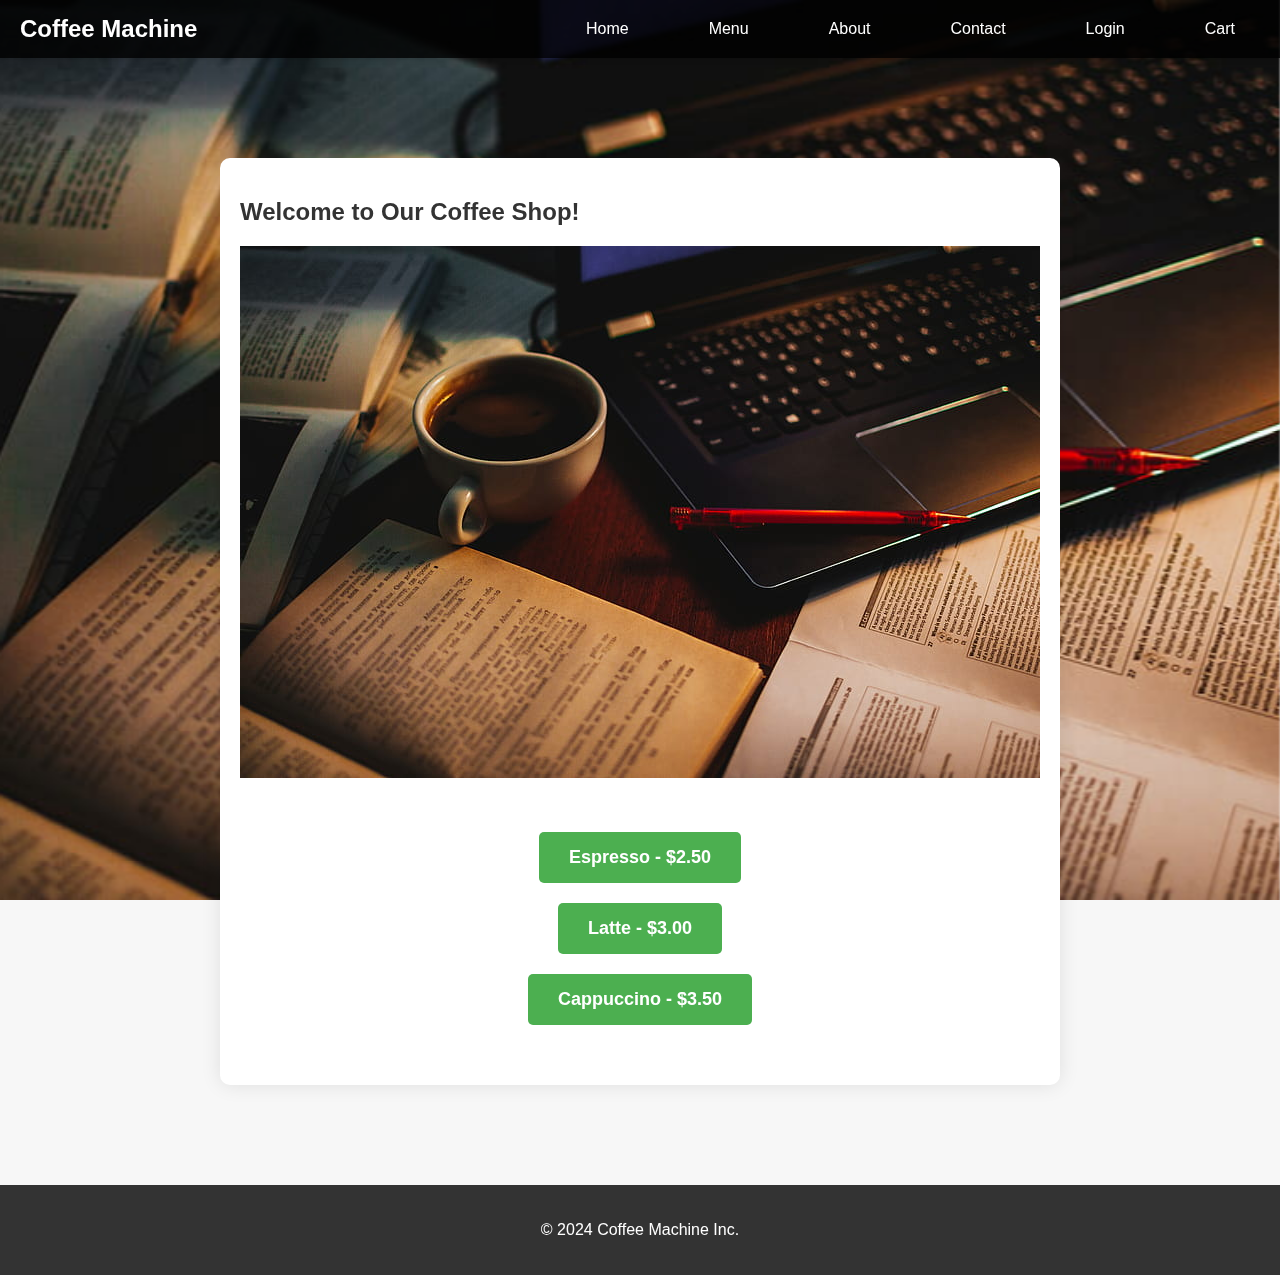
<file: index.html>
<!DOCTYPE html>
<html lang="en">
<head>
    <meta charset="UTF-8">
    <meta name="viewport" content="width=device-width, initial-scale=1.0">
    <title>Coffee Machine</title>
    <style>
        body {
            font-family: Arial, sans-serif;
            margin: 0;
            padding: 0;
            background-color: #f7f7f7;
            color: #333;
        }
        
        .background-image {
            position: fixed;
            top: 0;
            left: 0;
            width: 100%;
            height: 100%;
            z-index: -1;
        }
        
        nav {
            background-color: rgba(0, 0, 0, 0.8);
            color: white;
            padding: 15px 20px;
            display: flex;
            justify-content: space-between;
            align-items: center;
            box-shadow: 0 2px 5px rgba(0, 0, 0, 0.1);
        }
        
        nav h1 {
            margin: 0;
            font-size: 24px;
        }
        
        nav ul {
            list-style-type: none;
            margin: 0;
            padding: 0;
            display: flex;
            justify-content: flex-end;
            align-items: center;
        }
        
        nav ul li {
            margin: 0 10px;
        }
        
        nav ul li a {
            color: white;
            text-decoration: none;
            padding: 10px 15px;
            border-radius: 5px;
            transition: background-color 0.3s ease;
        }
        
        nav ul li a:hover {
            background-color: rgba(255, 255, 255, 0.1);
        }
        
        .container {
            max-width: 800px;
            margin: 100px auto;
            padding: 20px;
            background-color: white;
            border-radius: 10px;
            box-shadow: 0 0 20px rgba(0, 0, 0, 0.1);
        }
        
        .menu {
            display: flex;
            flex-direction: column;
            align-items: center;
            margin-top: 50px;
        }
        
        .menu button {
            margin-bottom: 20px;
            padding: 15px 30px;
            background-color: #4CAF50;
            color: white;
            border: none;
            border-radius: 5px;
            cursor: pointer;
            transition: background-color 0.3s ease;
            font-size: 18px;
            font-weight: bold;
        }
        
        .menu button:hover {
            background-color: #45a049;
        }
        
        #message {
            text-align: center;
            margin-top: 20px;
            font-weight: bold;
        }

        footer {
            background-color: #333;
            color: white;
            padding: 20px 0;
            text-align: center; /* Center-align text */
        }
    </style>
</head>
<body>
    <nav>
        <div class="logo">
            <h1>Coffee Machine</h1>
        </div>
        <ul>
            <li><a href="#"><a href="home.html">Home</a></a></li>
            <li><a href="#"><a href="menu.html">Menu</a></a></li>
            <li><a href="#"><a href="about.html">About</a></a></li>
            <li><a href="#"><a href="contact.html">Contact</a></a></li>
            <li><a href="#"><a href="login.html">Login</a></a></li>
            <li><a href="#"><a href="cart.html">Cart</a></a></li>
        </ul>
        
    </nav>
    <div class="background-image">
        <img src="img/coffee.jpg" alt="Coffee Background" style="width: 100%; height: 100%; object-fit: cover;">
    </div>
    <div class="container">
        
        <h2>Welcome to Our Coffee Shop!</h2>
        <img src="img/coffee.jpg" alt="">
        <div class="menu">
            <button onclick="orderCoffee(1)">Espresso - $2.50</button>
            <button onclick="orderCoffee(2)">Latte - $3.00</button>
            <button onclick="orderCoffee(3)">Cappuccino - $3.50</button>
        </div>
        <div id="message"></div>
    </div>
    <script>
        function orderCoffee(choice) {
            fetch('/order', {
                method: 'POST',
                headers: {
                    'Content-Type': 'application/json',
                },
                body: JSON.stringify({ choice: choice }),
            })
            .then(response => response.json())
            .then(data => {
                if (data.status === 'success') {
                    document.getElementById('message').innerText = data.message;
                } else {
                    alert(data.message);
                }
            })
            .catch((error) => {
                console.error('Error:', error);
            });
        }
    </script>
              
    <footer>
        <p>&copy; 2024 Coffee Machine Inc.</p>
    </footer>
    
</body>
</html>
</file>
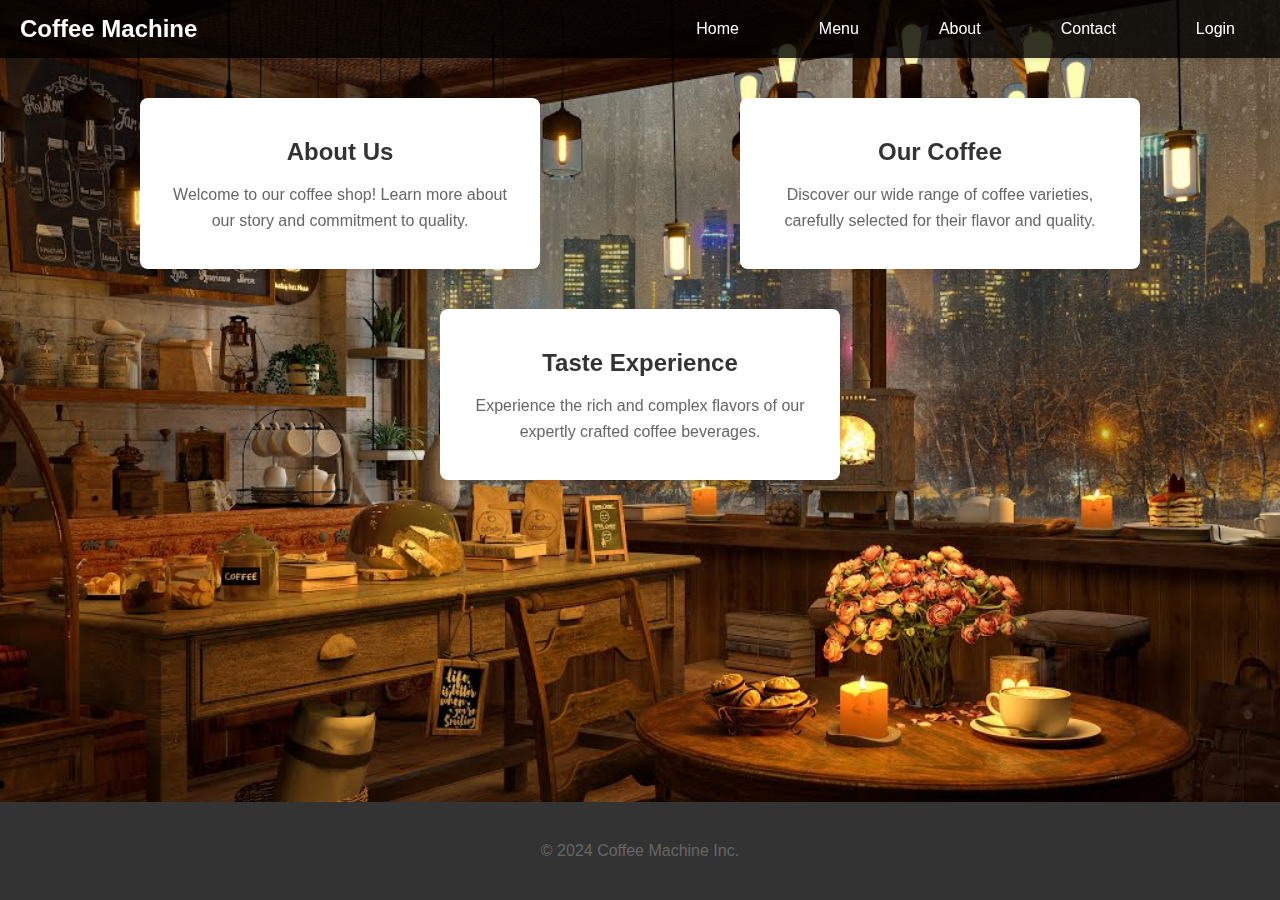
<file: about.html>
<!DOCTYPE html>
<html lang="en">
<head>
    <meta charset="UTF-8">
    <meta name="viewport" content="width=device-width, initial-scale=1.0">
    <title>Heading Cards</title>
    <style>
        body {
            font-family: Arial, sans-serif;
            margin: 0;
            padding: 0;
            background-color: #f7f7f7;
        }
        .background-image {
            position: fixed;
            top: 0;
            left: 0;
            width: 100%;
            height: 100%;
            z-index: -1;
        }

        nav {
            background-color: rgba(0, 0, 0, 0.8);
            color: white;
            padding: 15px 20px;
            display: flex;
            justify-content: space-between;
            align-items: center;
            box-shadow: 0 2px 5px rgba(0, 0, 0, 0.1);
        }
        
        nav h1 {
            margin: 0;
            font-size: 24px;
        }
        
        nav ul {
            list-style-type: none;
            margin: 0;
            padding: 0;
            display: flex;
            justify-content: flex-end;
            align-items: center;
        }
        
        nav ul li {
            margin: 0 10px;
        }
        
        nav ul li a {
            color: white;
            text-decoration: none;
            padding: 10px 15px;
            border-radius: 5px;
            transition: background-color 0.3s ease;
        }
        
        nav ul li a:hover {
            background-color: rgba(255, 255, 255, 0.1);
        }



        .container {
            max-width: 1200px;
            margin: 20px auto;
            padding: 0 20px;
            display: flex;
            justify-content: space-around;
            flex-wrap: wrap;
        }

        .card {
            background-color: #fff;
            box-shadow: 0 4px 8px rgba(0, 0, 0, 0.1);
            border-radius: 8px;
            padding: 20px;
            margin: 20px;
            width: calc(33.33% - 40px);
            text-align: center;
            transition: transform 0.3s ease;
        }

        .card:hover {
            transform: translateY(-5px);
        }

        h2 {
            color: #333;
            font-size: 24px;
            margin-bottom: 10px;
        }

        p {
            color: #666;
            font-size: 16px;
            line-height: 1.6;
        }
        footer {
            background-color: #333;
            color: rgb(245, 241, 241);
            padding: 20px 0;
            text-align: center; /* Center-align text */
            position: absolute; /* Position the footer absolutely */
            bottom: 0; /* Stick to the bottom */
            width: 100%; /* Full width */
        }
    </style>
</head>
<body>
    <nav>
        <div class="logo">
            <h1>Coffee Machine</h1>
        </div>
        <ul>
            <li><a href="#"><a href="home.html">Home</a></a></li>
            <li><a href="#"><a href="menu.html">Menu</a></a></li>
            <li><a href="#"><a href="about.html">About</a></a></li>
            <li><a href="#"><a href="contact.html">Contact</a></a></li>
            <li><a href="#"><a href="login.html">Login</a></a></li>
        </ul>
    </nav>
    <div class="background-image">
        <img src="img/c8.jpg" alt="Coffee Background" style="width: 100%; height: 100%; object-fit: cover;">
    </div>
    <div class="container">
        <div class="card">
            <h2>About Us</h2>
            <p>Welcome to our coffee shop! Learn more about our story and commitment to quality.</p>
        </div>
        <div class="card">
            <h2>Our Coffee</h2>
            <p>Discover our wide range of coffee varieties, carefully selected for their flavor and quality.</p>
        </div>
        <div class="card">
            <h2>Taste Experience</h2>
            <p>Experience the rich and complex flavors of our expertly crafted coffee beverages.</p>
        </div>
    </div>
    <footer>
        <p>&copy; 2024 Coffee Machine Inc.</p>
    </footer>
</body>
</html>
</file>
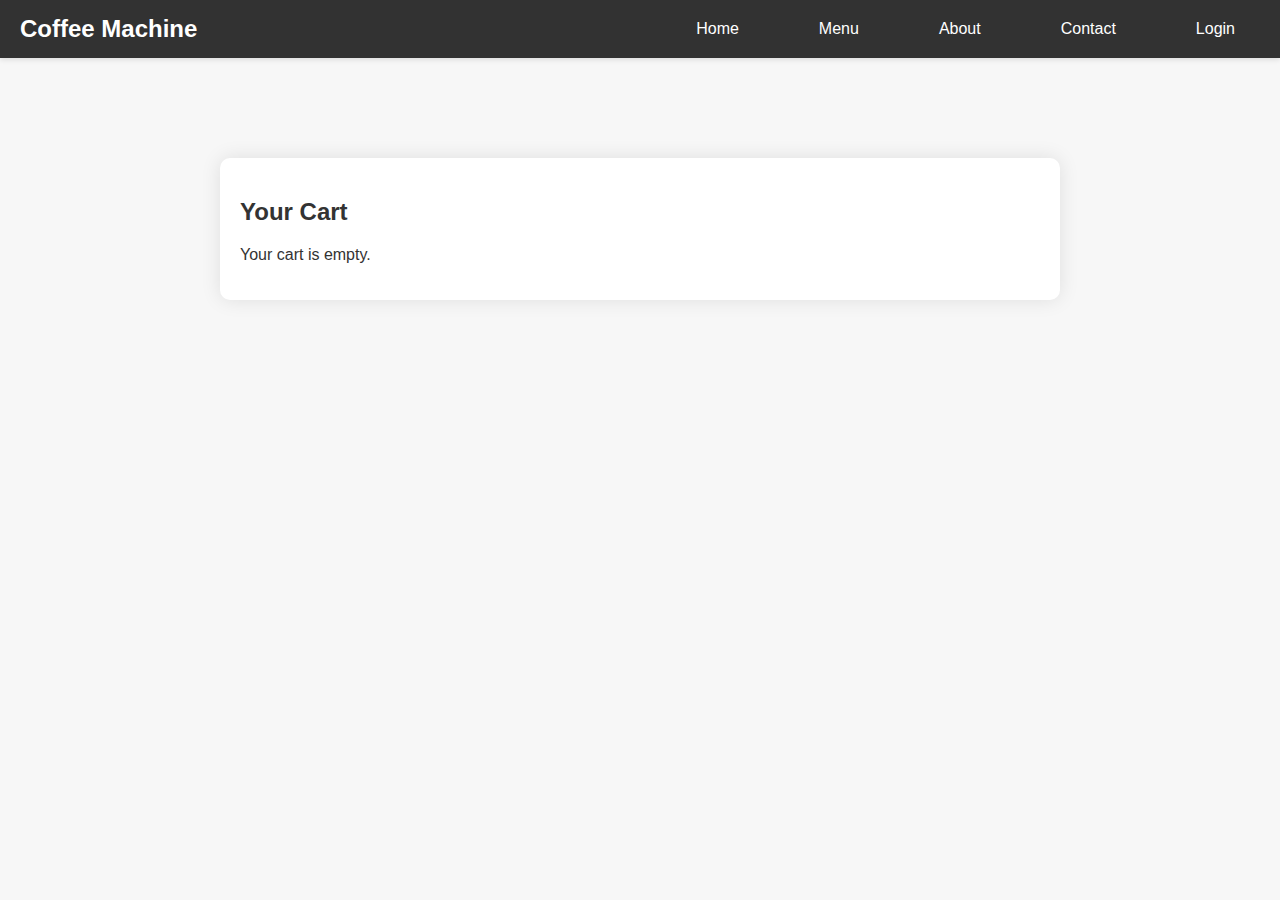
<file: cart.html>
<!DOCTYPE html>
<html lang="en">
<head>
    <meta charset="UTF-8">
    <meta name="viewport" content="width=device-width, initial-scale=1.0">
    <title>Coffee Machine</title>
    <style>
        body {
            font-family: Arial, sans-serif;
            margin: 0;
            padding: 0;
            background-color: #f7f7f7;
            color: #333;
        }
        
        
        
        nav {
            background-color: rgba(0, 0, 0, 0.8);
            color: white;
            padding: 15px 20px;
            display: flex;
            justify-content: space-between;
            align-items: center;
            box-shadow: 0 2px 5px rgba(0, 0, 0, 0.1);
        }
        
        nav h1 {
            margin: 0;
            font-size: 24px;
        }
        
        nav ul {
            list-style-type: none;
            margin: 0;
            padding: 0;
            display: flex;
            justify-content: flex-end;
            align-items: center;
        }
        
        nav ul li {
            margin: 0 10px;
        }
        
        nav ul li a {
            color: white;
            text-decoration: none;
            padding: 10px 15px;
            border-radius: 5px;
            transition: background-color 0.3s ease;
        }
        
        nav ul li a:hover {
            background-color: rgba(255, 255, 255, 0.1);
        }
        
        .container {
            max-width: 800px;
            margin: 100px auto;
            padding: 20px;
            background-color: white;
            border-radius: 10px;
            box-shadow: 0 0 20px rgba(0, 0, 0, 0.1);
        }
        
        
        
        
        footer {
            background-color: #333;
            color: white;
            padding: 20px 0;
            text-align: center; /* Center-align text */
        }
    </style>
</head>
<body>
    <nav>
        <div class="logo">
            <h1>Coffee Machine</h1>
        </div>
        <ul>
            <li><a href="#"><a href="home.html">Home</a></a></li>
            <li><a href="#"><a href="menu.html">Menu</a></a></li>
            <li><a href="#"><a href="about.html">About</a></a></li>
            <li><a href="#"><a href="contact.html">Contact</a></a></li>
            <li><a href="#"><a href="login.html">Login</a></a></li>
        </ul>
      
    </nav>
   
    <div class="container">
        <h2>Your Cart</h2>
        <!-- Cart items -->
        <div class="cart-items">
            <!-- Display cart items here using JavaScript -->
        </div>
    </div>

        <!-- JavaScript -->
    <!-- JavaScript -->
    <script>
        // JavaScript code to display cart items
        var cartItems = JSON.parse(localStorage.getItem("cart"));
        var cartHtml = "";
        if (cartItems && cartItems.length > 0) {
            cartItems.forEach(function(item) {
                cartHtml += "<div class='product-card'>";
                cartHtml += "<h2>" + item.name + "</h2>";
                cartHtml += "<p>$" + item.price + "</p>";
                cartHtml += "</div>";
            });
            document.querySelector(".cart-items").innerHTML = cartHtml;
        } else {
            document.querySelector(".cart-items").innerHTML = "<p>Your cart is empty.</p>";
        }
    </script>
        
        
    
    
</body>
</html>
</file>
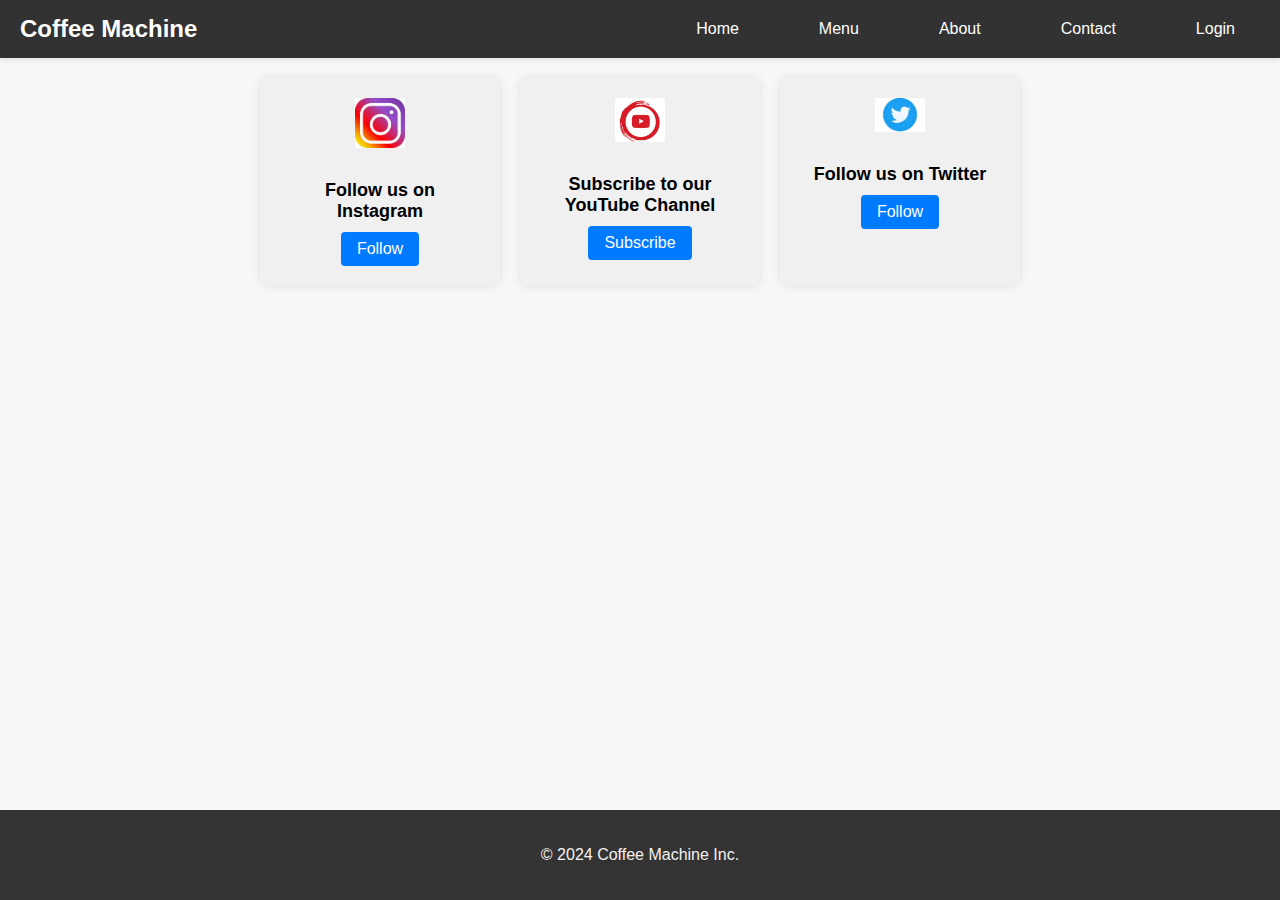
<file: contact.html>
<!DOCTYPE html>
<html lang="en">
<head>
    <meta charset="UTF-8">
    <meta name="viewport" content="width=device-width, initial-scale=1.0">
    <title>Coffee</title>
    <style>
        body {
            font-family: Arial, sans-serif;
            margin: 0;
            padding: 0;
            background-color: #f7f7f7;
        }
        nav {
            background-color: rgba(0, 0, 0, 0.8);
            color: white;
            padding: 15px 20px;
            display: flex;
            justify-content: space-between;
            align-items: center;
            box-shadow: 0 2px 5px rgba(0, 0, 0, 0.1);
        }
        
        nav h1 {
            margin: 0;
            font-size: 24px;
        }
        
        nav ul {
            list-style-type: none;
            margin: 0;
            padding: 0;
            display: flex;
            justify-content: flex-end;
            align-items: center;
        }
        
        nav ul li {
            margin: 0 10px;
        }
        
        nav ul li a {
            color: white;
            text-decoration: none;
            padding: 10px 15px;
            border-radius: 5px;
            transition: background-color 0.3s ease;
        }
        
        nav ul li a:hover {
            background-color: rgba(255, 255, 255, 0.1);
        }



        .social-media-section {
            display: flex;
            justify-content: center;
            margin-top: 20px;
        }
        
        .social-media-card {
            width: 200px;
            padding: 20px;
            background-color: #f0f0f0;
            text-align: center;
            margin: 0 10px;
            border-radius: 8px;
            box-shadow: 0 0 10px rgba(0, 0, 0, 0.1);
        }
        
        .social-media-card img {
            width: 50px;
            margin-bottom: 10px;
        }
        
        .social-media-card h3 {
            font-size: 18px;
            margin-bottom: 10px;
        }
        
        .social-media-card a {
            display: inline-block;
            padding: 8px 16px;
            background-color: #007bff;
            color: white;
            text-decoration: none;
            border-radius: 4px;
            transition: background-color 0.3s;
        }
        
        .social-media-card a:hover {
            background-color: #0056b3;
        }
        footer {
            background-color: #333;
            color: rgb(245, 241, 241);
            padding: 20px 0;
            text-align: center; /* Center-align text */
            position: absolute; /* Position the footer absolutely */
            bottom: 0; /* Stick to the bottom */
            width: 100%; /* Full width */
        }
        


    </style>
</head>
<body>
    <nav>
        <div class="logo">
            <h1>Coffee Machine</h1>
        </div>
        <ul>
            <li><a href="#"><a href="home.html">Home</a></a></li>
            <li><a href="#"><a href="menu.html">Menu</a></a></li>
            <li><a href="#"><a href="about.html">About</a></a></li>
            <li><a href="#"><a href="contact.html">Contact</a></a></li>
            <li><a href="#"><a href="login.html">Login</a></a></li>
        </ul>
    </nav>

    <div class="social-media-section">
        <div class="social-media-card" id="instagram">
            <img src="img/insta.jpg" alt="">
            <h3>Follow us on Instagram</h3>
            <a href="https://www.instagram.com/akshay_naultha?igsh=NG4zaDBnY3E2cXQ=">Follow</a>
        </div>
        <div class="social-media-card" id="youtube">
            <img src="img/you.jpg" alt="">
            <h3>Subscribe to our YouTube Channel</h3>
            <a href="https://youtube.com/@M.MVELAR?si=d1Nfcwhjkh29op8G">Subscribe</a>
        </div>
        <div class="social-media-card" id="twitter">
            <img src="img/twi.jpg" alt="">
            <h3>Follow us on Twitter</h3>
            <a href="https://twitter.com/your_twitter_account/">Follow</a>
        </div>
    </div>
    <footer>
        <p>&copy; 2024 Coffee Machine Inc.</p>
    </footer>
</body>
</html>
</file>
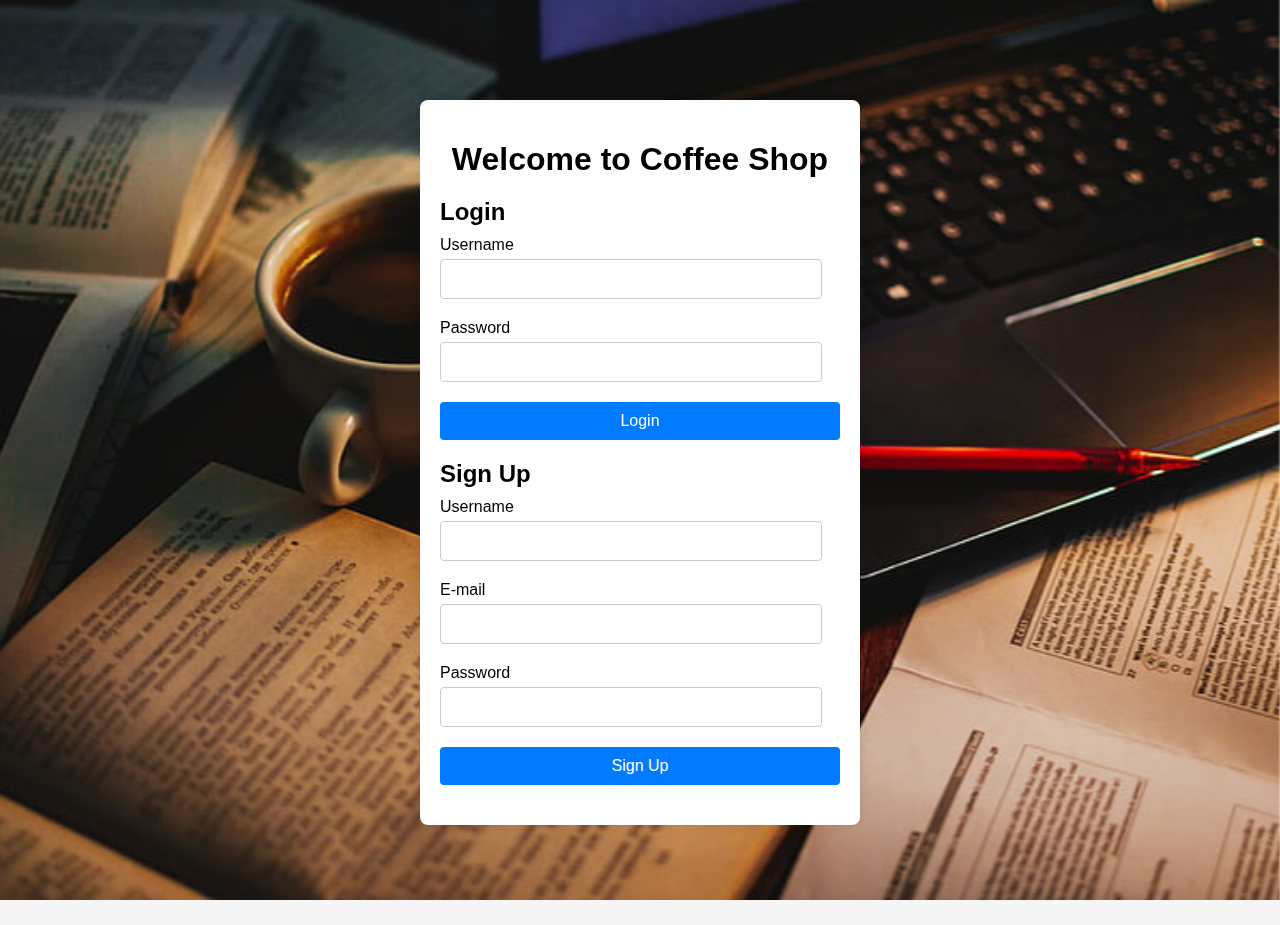
<file: login.html>
<!DOCTYPE html>
<html lang="en">
<head>
    <meta charset="UTF-8">
    <meta name="viewport" content="width=device-width, initial-scale=1.0">
    <title>Coffee Shop Login & Signup</title>
    <link rel="stylesheet" href="styles.css">
</head>
<body>
    <div class="background-image">
        <img src="img/coffee.jpg" alt="Coffee Background" style="width: 100%; height: 100%; object-fit: cover;">
    </div>

    <div class="container">
        <h1>Welcome to Coffee Shop</h1>
        <div id="login-form" class="form">
            <h2>Login</h2>
            <form id="login-form">
                <div class="form-group">
                    <label for="login-username">Username</label>
                    <input type="text" id="login-username" name="login-username" required>
                </div>
                <div class="form-group">
                    <label for="login-password">Password</label>
                    <input type="password" id="login-password" name="login-password" required>
                </div>
                <button type="submit">Login</button>
                <div class="error-message" id="login-error-message"></div>
            </form>
        </div>
        <div id="signup-form" class="form">
            <h2>Sign Up</h2>
            <form id="signup-form">
                <div class="form-group">
                    <label for="signup-username">Username</label>
                    <input type="text" id="signup-username" name="signup-username" required>
                </div>
                <div class="form-group">
                    <label for="signup-password">E-mail</label>
                    <input type="e-mail" id="signup-password" name="signup-password" required>
                </div>
                <div class="form-group">
                    <label for="signup-password">Password</label>
                    <input type="password" id="signup-password" name="signup-password" required>
                </div>
                <button type="submit">Sign Up</button>
                <div class="error-message" id="signup-error-message"></div>
            </form>
        </div>
    </div>

    <script>
        document.getElementById("login-form").addEventListener("submit", function(event) {
            event.preventDefault();
            var loginUsername = document.getElementById("login-username").value;
            var loginPassword = document.getElementById("login-password").value;
            
            // Here you can add JavaScript logic to handle the login request
            // For demonstration purposes, I'll just display an error message
            var loginErrorMessage = document.getElementById("login-error-message");
            loginErrorMessage.innerText = "Invalid username or password";
        });

        document.getElementById("signup-form").addEventListener("submit", function(event) {
            event.preventDefault();
            var signupUsername = document.getElementById("signup-username").value;
            var signupPassword = document.getElementById("signup-password").value;
            
            // Here you can add JavaScript logic to handle the signup request
            // For demonstration purposes, I'll just display an error message
            var signupErrorMessage = document.getElementById("signup-error-message");
            signupErrorMessage.innerText = "Signup feature is not Working";
        });
    </script>
</body>
</html>
</file>
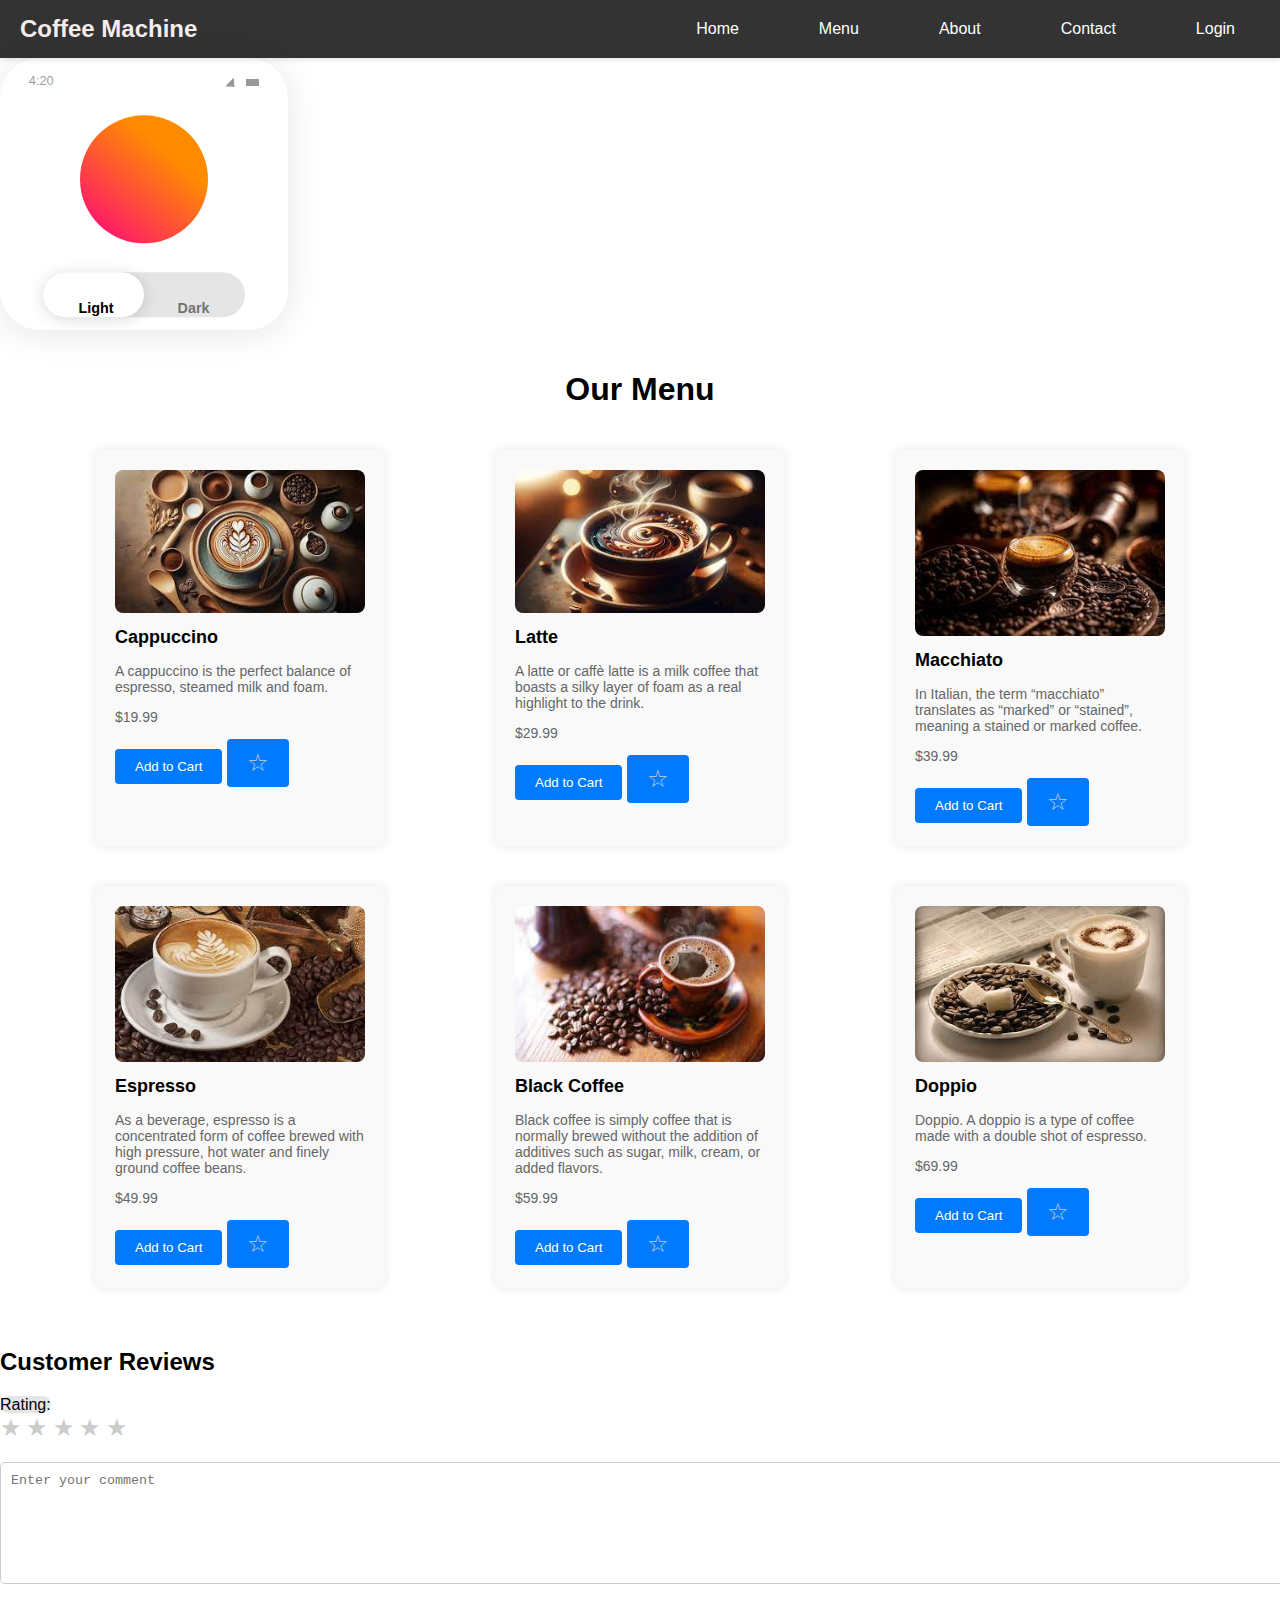
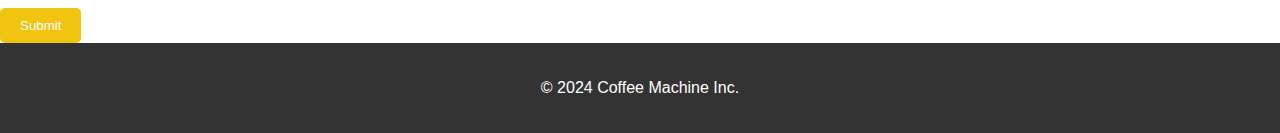
<file: menu.html>
<!DOCTYPE html>
<html lang="en">
<head>
    <meta charset="UTF-8">
    <meta name="viewport" content="width=device-width, initial-scale=1.0">
    <title>Menu</title>
    <style>
        body {
            font-family: Arial, sans-serif;
            margin: 0;
            padding: 0;
        }
         /* Dark mode styles */
         body.dark-mode {
            background-color: #26242E;
            color: white;
        }
        nav {
            background-color: rgba(0, 0, 0, 0.8);
            color: rgb(245, 236, 236);
            padding: 15px 20px;
            display: flex;
            justify-content: space-between;
            align-items: center;
            box-shadow: 0 2px 5px rgba(0, 0, 0, 0.1);
        }
        
        nav h1 {
            margin: 0;
            font-size: 24px;
        }
        
        nav ul {
            list-style-type: none;
            margin: 0;
            padding: 0;
            display: flex;
            justify-content: flex-end;
            align-items: center;
        }
        
        nav ul li {
            margin: 0 10px;
        }
        
        nav ul li a {
            color: white;
            text-decoration: none;
            padding: 10px 15px;
            border-radius: 5px;
            transition: background-color 0.3s ease;
        }
        
        nav ul li a:hover {
            background-color: rgba(255, 255, 255, 0.1);
        }


        /* GENERAL */

.credit {
    position: fixed;
    right: 2rem;
    bottom: 2rem;
    color: white;
  }
  
  .credit a {
    color: inherit;
  }
  
  /* Main Circle */
  .main-circle {
    width: 40rem;
    height: 40rem;
    border-radius: 100%;
    background: linear-gradient(40deg, #FF0080,#FF8C00 70%);
    position: absolute;
    z-index: 1;
    left: 50%;
    -webkit-transform: translate(-50%, -70%);
    -ms-transform: translate(-50%, -70%);
    transform: translate(-50%, -70%)
  }
  
  /* Phone */
  .phone {
    position: relative;
    z-index: 2;
    width: 18rem;
    height: 17rem;
    background-color: inherit;
    -webkit-box-shadow: 0 4px 35px rgba(0,0,0,.1);
    box-shadow: 0 4px 35px rgba(0,0,0,.1);
    border-radius: 40px;
    display: -webkit-box;
    display: -ms-flexbox;
    display: flex;
    -webkit-box-orient: vertical;
    -webkit-box-direction: normal;
    -ms-flex-direction: column;
    flex-direction: column;
  }
  
  
  
  /* Top */
  .menu {
  /*   background-color: blue; */
    font-size: 80%;
    opacity: .4;
    padding: .8rem 1.8rem;
    display: -webkit-box;
    display: -ms-flexbox;
    display: flex;
    -webkit-box-pack: justify;
    -ms-flex-pack: justify;
    justify-content: space-between;
    -webkit-box-align: center;
    -ms-flex-align: center;
    align-items: center;
  }
  
  .icons {
    display: -webkit-box;
    display: -ms-flexbox;
    display: flex;
    margin-top: .5rem;
  }
  
  .battery {
    width: .85rem;
    height: .45rem;
    background-color: black;
  }
  
  .network {
    width: 0;
    height: 0;
    border-style: solid;
    border-width: 0 6.8px 7.2px 6.8px;
    border-color: transparent transparent black transparent;
    -webkit-transform: rotate(135deg);
    -ms-transform: rotate(135deg);
    transform: rotate(135deg);
    margin: .12rem .5rem;
  }
  
  /* Middle */
  .content {
    display: -webkit-box;
    display: -ms-flexbox;
    display: flex;
    -webkit-box-orient: vertical;
    -webkit-box-direction: normal;
    -ms-flex-direction: column;
    flex-direction: column;
    margin: auto;
    text-align: center;
    width: 70%;
    -webkit-transform: translateY(5%);
    -ms-transform: translateY(5%);
    transform: translateY(5%);
  }
  
  .circle {
    position: relative;
    border-radius: 100%;
    width: 8rem;
    height: 8rem;
    background: linear-gradient(40deg, #FF0080,#FF8C00 70%);
    margin: auto;
  }
  
  .crescent {
    position: absolute;
    border-radius: 100%;
    right: 0;
    width: 6rem;
    height: 6rem;
    background: white;
    -webkit-transform: scale(0);
    -ms-transform: scale(0);
    transform: scale(0);
    -webkit-transform-origin: top right;
    -ms-transform-origin: top right;
    transform-origin: top right;
    -webkit-transition: -webkit-transform .6s cubic-bezier(0.645, 0.045, 0.355, 1);
    transition: -webkit-transform .6s cubic-bezier(0.645, 0.045, 0.355, 1);
    transition: transform .6s cubic-bezier(0.645, 0.045, 0.355, 1);
    transition: transform .6s cubic-bezier(0.645, 0.045, 0.355, 1), -webkit-transform .6s cubic-bezier(0.645, 0.045, 0.355, 1);
  }
  
  label, .toggle {
    height: 2.8rem;
    border-radius: 100px;
  }
  
  label {
    width: 100%;
    background-color: rgba(0,0,0,.1);
    border-radius: 100px;
    position: relative;
    margin: 1.8rem 0 4rem 0;
    cursor: pointer;
  }
  
  .toggle {
    position: absolute;
    width: 50%;
    background-color: #fff;
    -webkit-box-shadow: 0 2px 15px rgba(0,0,0,.15);
    box-shadow: 0 2px 15px rgba(0,0,0,.15);
    -webkit-transition: -webkit-transform .3s cubic-bezier(0.25, 0.46, 0.45, 0.94);
    transition: -webkit-transform .3s cubic-bezier(0.25, 0.46, 0.45, 0.94);
    transition: transform .3s cubic-bezier(0.25, 0.46, 0.45, 0.94);
    transition: transform .3s cubic-bezier(0.25, 0.46, 0.45, 0.94), -webkit-transform .3s cubic-bezier(0.25, 0.46, 0.45, 0.94);
  }
  
  .names {
    font-size: 90%;
    font-weight: bolder;
    color: black;
    width: 65%;
    margin-left: 17.5%;
    margin-top: 6.5%;
    position: absolute;
    display: -webkit-box;
    display: -ms-flexbox;
    display: flex;
    -webkit-box-pack: justify;
    -ms-flex-pack: justify;
    justify-content: space-between;
    -webkit-user-select: none;
    -moz-user-select: none;
    -ms-user-select: none;
    user-select: none;
  }
  
  .dark {
    opacity: .5;
  }
  
  .mark {
    border-radius: 100px;
    background-color: black;
  }
  
  .time {
    color: black;
  }
  /* -------- Switch Styles ------------*/
  [type="checkbox"] {
    display: none;
  }
  /* Toggle */
  [type="checkbox"]:checked + .app .toggle {
    -webkit-transform: translateX(100%);
    -ms-transform: translateX(100%);
    transform: translateX(100%);
    background-color: #34323D;
  }
  
  [type="checkbox"]:checked + .app .dark {
    opacity: 1;
    color: white;
  }
  
  [type="checkbox"]:checked + .app .light {
    opacity: 1;
    color: white;
  }
  /* App */
  [type="checkbox"]:checked + .app .body {
    background-color: #26242E;
    color: white;
  }
  /* Circle */
  [type="checkbox"]:checked + .app .crescent {
    -webkit-transform: scale(1);
    -ms-transform: scale(1);
    transform: scale(1);
    background: #26242E;
  }
  
  [type="checkbox"]:checked + .app .circle {
    background: linear-gradient(40deg, #8983F7, #A3DAFB 70%);
  }
  
  [type="checkbox"]:checked + .app .main-circle {
    background: linear-gradient(40deg, #8983F7, #A3DAFB 70%);
  }
  
  [type="checkbox"]:checked + .time {
    color: white;
  }
  
  [type="checkbox"]:checked + .app .body .phone .menu .time {
    color: white;
  }
  
  [type="checkbox"]:checked + .app .body .phone .menu .icons .network {
    border-color: transparent transparent white transparent;
  }
  
  [type="checkbox"]:checked + .app .body .phone .menu .icons .battery {
    background-color: white;
  }
  
  [type="checkbox"]:checked + .app .body {
    border-radius: 40px;
    ;
  }
  
  .menu {
  /*   background-color: blue; */
    font-size: 80%;
    opacity: .4;
    padding: .8rem 1.8rem;
    display: -webkit-box;
    display: -ms-flexbox;
    display: flex;
    -webkit-box-pack: justify;
    -ms-flex-pack: justify;
    justify-content: space-between;
    -webkit-box-align: center;
    -ms-flex-align: center;
    align-items: center;
  }
  






        
        .container {
            max-width: 1200px;
            margin: 0 auto;
            padding: 20px;
        }
        
        h1 {
            text-align: center;
        }
        
        .product-cards {
            display: flex;
            flex-wrap: wrap;
            justify-content: space-around;
            margin-top: 20px;
        }
        
        .product-card {
            width: 250px;
            margin: 20px;
            padding: 20px;
            background-color: #f9f9f9;
            border-radius: 8px;
            box-shadow: 0 0 10px rgba(0, 0, 0, 0.1);
            transition: transform 0.3s ease;
        }
        
        .product-card:hover {
            transform: translateY(-5px);
        }
        
        .product-card img {
            width: 100%;
            border-radius: 8px;
        }
        
        .product-card h2 {
            font-size: 18px;
            margin-top: 10px;
        }
        
        .product-card p {
            font-size: 14px;
            color: #666;
        }
        
        .product-card button {
            padding: 10px 20px;
            background-color: #007bff;
            color: white;
            border: none;
            border-radius: 4px;
            cursor: pointer;
            transition: background-color 0.3s ease;
        }
        
        .product-card button:hover {
            background-color: #0056b3;
        }
        footer {
            background-color: #333;
            color: white;
            padding: 20px 0;
            text-align: center; /* Center-align text */
        }
        .header-slider ul {
            display: flex;
            overflow-y: hidden;
        }
        .header-img {
            max-width: 100%;
            mask-image: linear-gradient(to bottom, #000000 50%, transparent 100%);
        }
        .header-slider a {
            position: absolute;
            top: 20%;
            z-index: 1;
            padding: 5vh 1vw;
            background: #ffffff4f;
            color: #0000007b;
            text-decoration: none;
            font-weight: 600;
            font-size: 18px;
            cursor: pointer;
        }
        .control_next {
            right: 0;
        }
        .explore {
            width: 100%;
            height: 80vh;
            background-image: url(/coffee/img/coffee.jpg);
            background-position: center;
            background-size: cover;
            background-repeat: no-repeat;
            color: whitesmoke;
            align-items: center;
        }
        .explore-content {
            width: 50%;
            padding: 50px;
            color: whitesmoke;
            display: flex;
            align-items: center;
            flex-direction: column;
        }


        /* Styles for the rating stars */
#stars {
    margin-bottom: 20px;
}

.star {
    font-size: 24px;
    color: #ccc;
    cursor: pointer;
    transition: color 0.2s ease-in-out;
}

.star:hover,
.star.selected {
    color: #f1c40f; /* Yellow color for selected stars */
}

/* Styles for the comment form */
#comment {
    width: 100%;
    height: 100px;
    margin-bottom: 20px;
    padding: 10px;
    border: 1px solid #ccc;
    border-radius: 5px;
    resize: none;
}

button[type="submit"] {
    background-color: #f1c40f; /* Yellow color for the button */
    color: #fff;
    padding: 10px 20px;
    border: none;
    border-radius: 5px;
    cursor: pointer;
    transition: background-color 0.3s ease-in-out;
}

button[type="submit"]:hover {
    background-color: #e2b607; /* Darker yellow color on hover */
}

.dialog-box {
    position: absolute;
    bottom: -50px; /* Adjust as needed */
    left: 50%;
    transform: translateX(-50%);
    background-color: #f1c40f; /* Yellow color */
    color: #fff;
    padding: 10px;
    border-radius: 5px;
    box-shadow: 0 2px 5px rgba(0, 0, 0, 0.1);
    opacity: 1;
    transition: opacity 0.5s ease-in-out;
}







        /* Modal styles */
        .modal {
            display: none;
            position: fixed;
            z-index: 1;
            left: 0;
            top: 0;
            width: 100%;
            height: 100%;
            background-color: rgba(0, 0, 0, 0.5);
            overflow: auto;
        }
        .modal-content {
            background-color: #fefefe;
            margin: 15% auto;
            padding: 20px;
            border: 1px solid #888;
            width: 80%;
        }
        .close {
            color: #aaa;
            float: right;
            font-size: 28px;
            font-weight: bold;
        }
        .close:hover,
        .close:focus {
            color: black;
            text-decoration: none;
            cursor: pointer;
        }

        .payment-options {
            margin-top: 20px;
        }

        .payment-options label {
            display: block;
            margin-bottom: 10px;
        }

        .payment-options input[type="radio"] {
            margin-right: 10px;
        }

        
        .favorites-icon {
            cursor: pointer;
            font-size: 24px;
            color: #ccc;
            transition: color 0.3s ease;
            border: none; /* Remove button border */
            background-color: transparent; /* Remove button background color */
            padding: 0; /* Remove button padding */
            outline: none; /* Remove button outline */
        }

        .favorites-icon.active {
            color: goldenrod; /* Change color to golden */
        }

        
    </style>
</head>
<body>
    <nav>
        <div class="logo">
            <h1>Coffee Machine</h1>
        </div>
        <ul>
            <li><a href="#"><a href="home.html">Home</a></a></li>
            <li><a href="#"><a href="menu.html">Menu</a></a></li>
            <li><a href="#"><a href="about.html">About</a></a></li>
            <li><a href="#"><a href="contact.html">Contact</a></a></li>
            <li><a href="#"><a href="login.html">Login</a></a></li>
            
        </ul>
        
    </nav>

    <input id="switch" type="checkbox">
<div class="app">
  <div class="body">
    
    <div class="phone">
    
      <div class="menu">
        <div class="time">4:20</div>
        <div class="icons">
          <div class="network"></div>
          <div class="battery"></div>
        </div>
      </div>
    
      <div class="content">
        <div class="circle">
          <div class="crescent"></div>
        </div>
       
        <label for="switch">
          <div class="toggle"></div>
          <div class="names">
            <p class="light">Light</p>
            <p class="dark">Dark</p>
          </div>
        </label>
        
       
      </div>
      
    </div>
  </div>
  
</div>

    <div class="container">
        <h1>Our Menu</h1>
        <div class="product-cards">
            <div class="product-card">
                <img src="img/c2.jpg" alt="">
                <h2>Cappuccino</h2>
                <p>A cappuccino is the perfect balance of espresso, steamed milk and foam.</p>
                <p>$19.99</p>
                <button class="add-to-cart-btn">Add to Cart</button>
                <button class="add-to-favorites-btn"><span class="favorites-icon" onclick="toggleFavorite(this)">☆</span></button>

            </div>
            <div class="product-card">
                <img src="img/c3.jpg" alt="">
                <h2>Latte</h2>
                <p>A latte or caffè latte is a milk coffee that boasts a silky layer of foam as a real highlight to the drink.</p>
                <p>$29.99</p>
                <button class="add-to-cart-btn">Add to Cart</button>
                <button class="add-to-favorites-btn"><span class="favorites-icon" onclick="toggleFavorite(this)">☆</span></button>

            </div>
            <div class="product-card">
                <img src="img/c4.jpg" alt="">
                <h2>Macchiato</h2>
                <p>In Italian, the term “macchiato” translates as “marked” or “stained”, meaning a stained or marked coffee.</p>
                <p>$39.99</p>
                <button class="add-to-cart-btn">Add to Cart</button>
                <button class="add-to-favorites-btn"><span class="favorites-icon" onclick="toggleFavorite(this)">☆</span></button>

            </div>
            <div class="product-card">
                <img src="img/c6.jpg" alt="">
                <h2>Espresso</h2>
                <p>As a beverage, espresso is a concentrated form of coffee brewed with high pressure, hot water and finely ground coffee beans.</p>
                <p>$49.99</p>
                <button class="add-to-cart-btn">Add to Cart</button>
                <button class="add-to-favorites-btn"><span class="favorites-icon" onclick="toggleFavorite(this)">☆</span></button>

            </div>
            <div class="product-card">
                <img src="img/c5.jpg" alt="">
                <h2>Black Coffee</h2>
                <p>Black coffee is simply coffee that is normally brewed without the addition of additives such as sugar, milk, cream, or added flavors.</p>
                <p>$59.99</p>
                <button class="add-to-cart-btn">Add to Cart</button>
                <button class="add-to-favorites-btn"><span class="favorites-icon" onclick="toggleFavorite(this)">☆</span></button>

            </div>
            <div class="product-card">
                <img src="img/c7.jpg" alt="">
                <h2>Doppio</h2>
                <p>Doppio. A doppio is a type of coffee made with a double shot of espresso.</p>
                <p>$69.99</p>
                <button class="add-to-cart-btn">Add to Cart</button>
                <button class="add-to-favorites-btn"><span class="favorites-icon" onclick="toggleFavorite(this)">☆</span></button>

            </div>
        </div>
    </div>
</section>


    <!-- Your existing HTML content for the coffee shop website -->

<!-- Reviews or Feedback section -->
<section id="reviews">
    <h2>Customer Reviews</h2>
    <!-- Add the HTML form here -->
    <form id="rating-form">
        <label for="rating">Rating:</label>
        <div id="stars">
            <span class="star" data-value="1">★</span>
            <span class="star" data-value="2">★</span>
            <span class="star" data-value="3">★</span>
            <span class="star" data-value="4">★</span>
            <span class="star" data-value="5">★</span>
        </div>
        <textarea id="comment" placeholder="Enter your comment"></textarea>
        <button type="submit">Submit</button>
    </form>
    <!-- End of HTML form -->
</section>

<!-- Link to your external JavaScript file -->
<script src="script.js"></script>




   <!-- Payment options modal -->
   <div id="myModal" class="modal">
    <div class="modal-content">
        <span class="close">&times;</span>
        <h2>Add Product to Cart</h2>
        <p>Product: <span id="product-name"></span></p>
        <p>Price: <span id="product-price"></span></p>
        <div class="payment-options">
            <label for="payment-method">Select Payment Method:</label>
            <input type="radio" id="credit-card" name="payment-method" value="credit-card">
            <label for="credit-card">Credit Card</label>
            <input type="radio" id="paypal" name="payment-method" value="paypal">
            <label for="paypal">PayPal</label>
        </div>
        <button id="checkout-btn">Checkout</button>
    </div>
</div>



    <footer>
        <p>&copy; 2024 Coffee Machine Inc.</p>
    </footer>

    <script>
        // Get the modal
        var modal = document.getElementById("myModal");

        // Get the button that opens the modal
        var btns = document.querySelectorAll(".add-to-cart-btn");

        // Get the <span> element that closes the modal
        var span = document.getElementsByClassName("close")[0];

        // When the user clicks the button, open the modal
        for (var i = 0; i < btns.length; i++) {
            btns[i].onclick = function() {
                modal.style.display = "block";
                var product = this.parentNode;
                var productName = product.querySelector("h2").innerText;
                var productPrice = product.querySelector("p").innerText;
                document.getElementById("product-name").innerText = productName;
                document.getElementById("product-price").innerText = productPrice;
            }
        }

        // When the user clicks on <span> (x), close the modal
        span.onclick = function() {
            modal.style.display = "none";
        }

        // When the user clicks anywhere outside of the modal, close it
        window.onclick = function(event) {
            if (event.target == modal) {
                modal.style.display = "none";
            }
        }

        // Function to handle checkout button click
        document.getElementById("checkout-btn").addEventListener("click", function() {
            var paymentMethod = document.querySelector('input[name="payment-method"]:checked');
            if (paymentMethod) {
                alert("Payment method selected: " + paymentMethod.value);
                modal.style.display = "none";
            } else {
                alert("Please select a payment method.");
            }
        });
    </script>
    <script>
        // JavaScript code to toggle dark mode
        document.addEventListener('DOMContentLoaded', function () {
            // Get the dark mode toggle switch
            var darkModeToggle = document.getElementById('switch');

            // Add event listener to detect toggle switch changes
            darkModeToggle.addEventListener('change', function () {
                // Toggle the dark mode class on the body element
                document.body.classList.toggle('dark-mode');
            });
        });
    </script>

   
    <script>
        // JavaScript code
        function toggleFavorite(icon) {
            icon.classList.toggle('active');
        }
    </script>
    
    
           
    
    
</body>
</html>
</file>
<file: styles.css>
body {
    font-family: Arial, sans-serif;
    margin: 0;
    padding: 0;
    background-color: #f5f5f5;
}
.background-image {
    position: fixed;
    top: 0;
    left: 0;
    width: 100%;
    height: 100%;
    z-index: -1;
}

.container {
    max-width: 400px;
    margin: 100px auto;
    padding: 20px;
    background-color: #fff;
    border-radius: 8px;
    box-shadow: 0 0 10px rgba(0, 0, 0, 0.1);
}

h1 {
    text-align: center;
    margin-bottom: 20px;
}

.form {
    margin-bottom: 20px;
}

.form h2 {
    margin-bottom: 10px;
    font-size: 24px;
}

.form-group {
    margin-bottom: 20px;
}

.form-group label {
    display: block;
    margin-bottom: 5px;
}

.form-group input {
    width: 90%;
    padding: 10px;
    font-size: 16px;
    border: 1px solid #ccc;
    border-radius: 4px;
}

button[type="submit"] {
    width: 100%;
    padding: 10px;
    background-color: #007bff;
    color: #fff;
    border: none;
    border-radius: 4px;
    cursor: pointer;
    font-size: 16px;
    transition: background-color 0.3s ease;
}

button[type="submit"]:hover {
    background-color: #0056b3;
}

.error-message {
    color: red;
    font-size: 14px;
    text-align: center;
}
</file>
